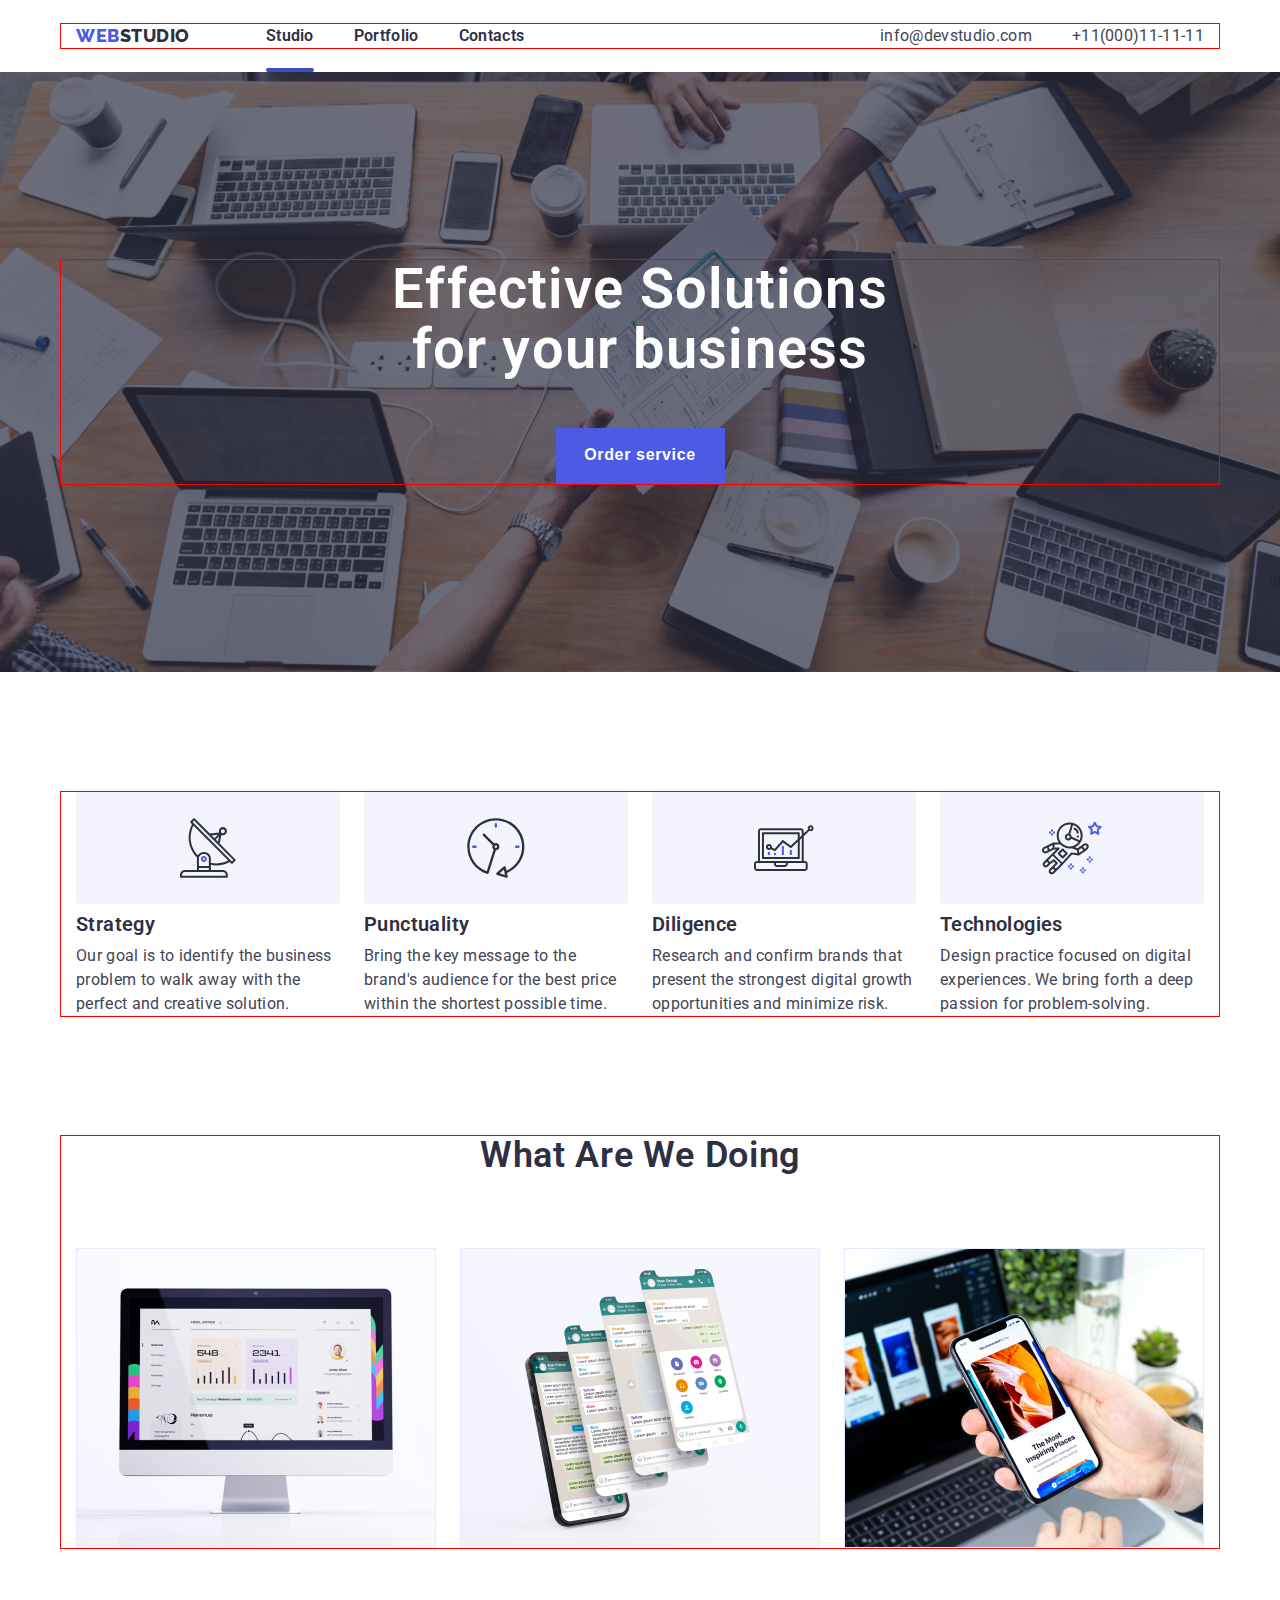
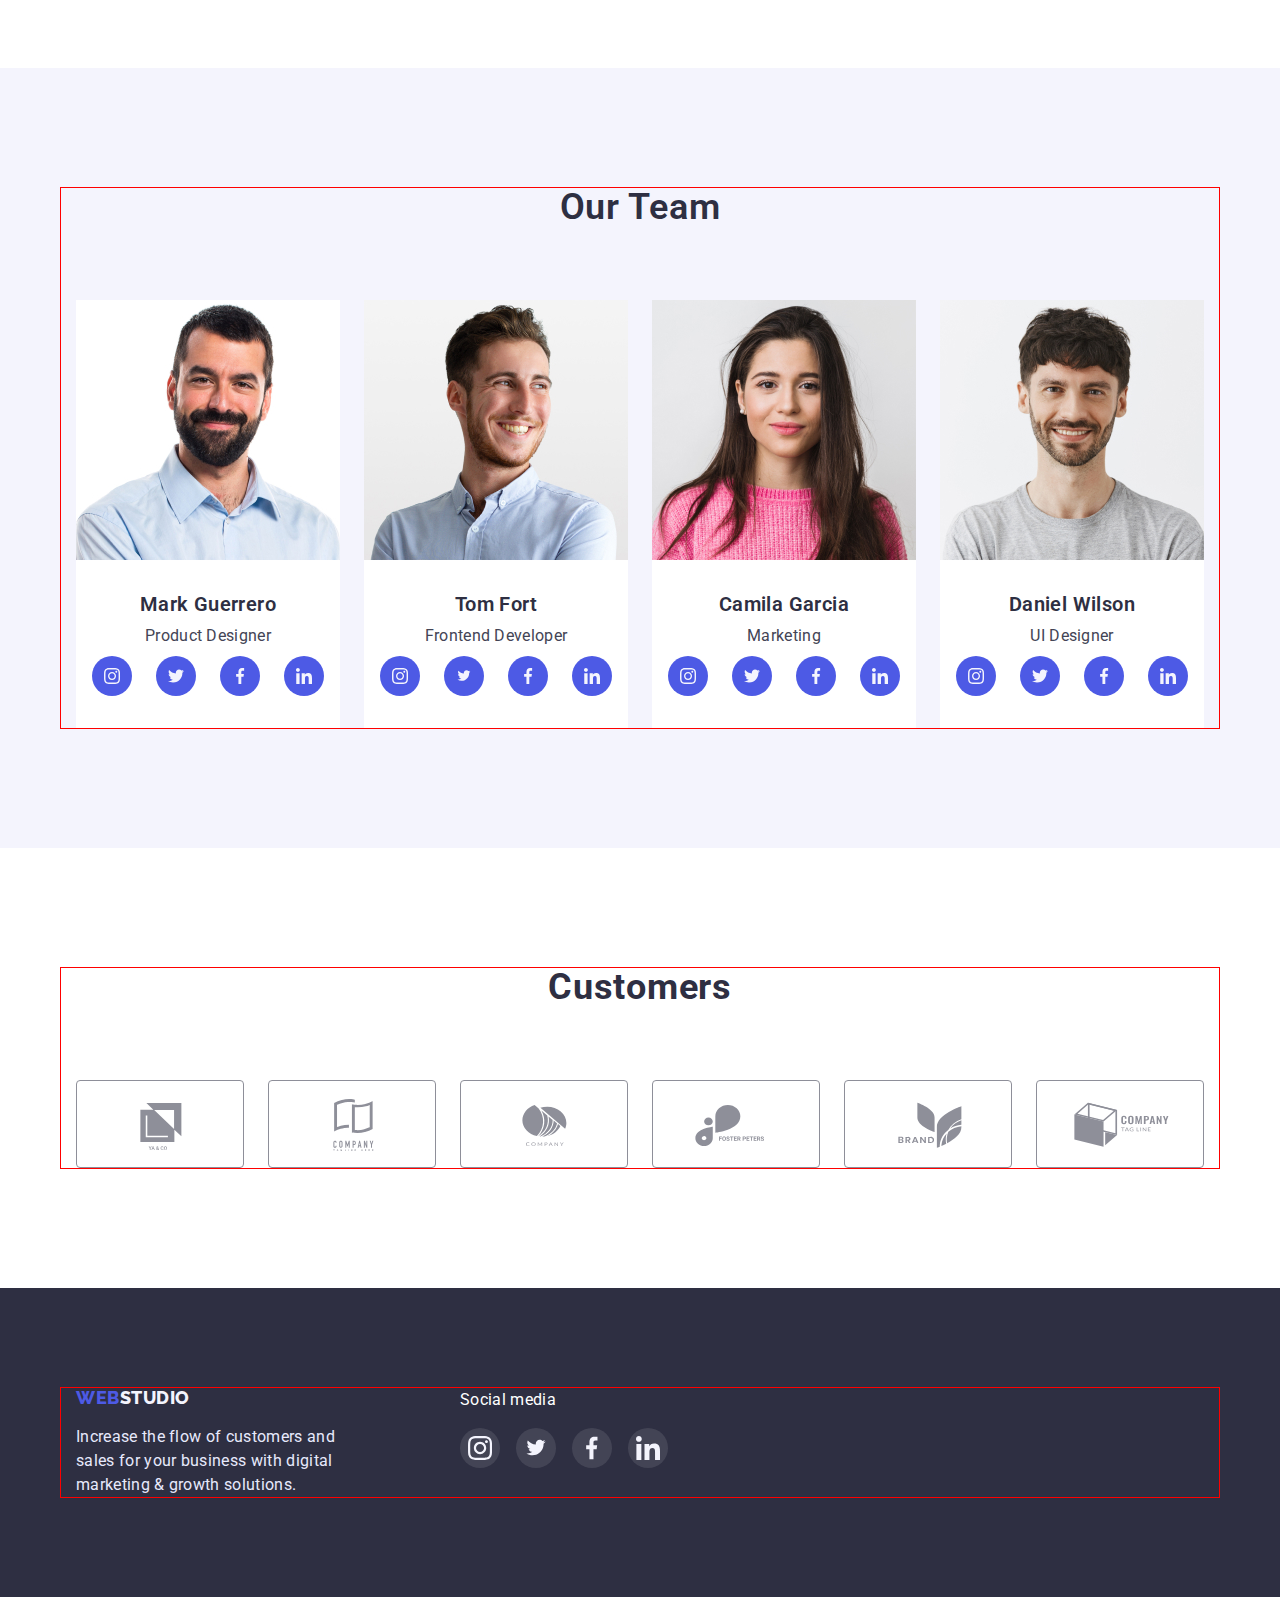
<file: index.html>
<!DOCTYPE html>
<html lang="en">
<head>
    <meta charset="UTF-8">
    <meta http-equiv="X-UA-Compatible" content="IE=edge">
    <meta name="viewport" content="width=device-width, initial-scale=1.0">
    <title>Document</title>
    <link rel="preconnect" href="https://fonts.googleapis.com">
    <link rel="preconnect" href="https://fonts.gstatic.com" crossorigin>
    <link href="https://fonts.googleapis.com/css2?family=Raleway:wght@800&family=Roboto:wght@400;500;700;900&display=swap" rel="stylesheet">
    
    <link rel="stylesheet" href="https://cdnjs.cloudflare.com/ajax/libs/modern-normalize/1.1.0/modern-normalize.min.css" integrity="sha512-wpPYUAdjBVSE4KJnH1VR1HeZfpl1ub8YT/NKx4PuQ5NmX2tKuGu6U/JRp5y+Y8XG2tV+wKQpNHVUX03MfMFn9Q==" crossorigin="anonymous" referrerpolicy="no-referrer" /> 
    <link
    rel="stylesheet"
    href="https://cdnjs.cloudflare.com/ajax/libs/animate.css/4.1.1/animate.min.css"
  /> 
  <link href="https://unpkg.com/aos@2.3.1/dist/aos.css" rel="stylesheet">
    <link rel="stylesheet" href="./css/styles.css">
</head>
<body class="body-main">

    <!--header main page-->

  <header class="header-main">

    <div class="container main-container">
        

            <!--<a class="logo link" href="">WEB 
            </a>
            <a class="logo-main link" href="">STUDIO
            </a>-->
                  
            <a class="logo-footer"href="">WEB<span class="logo-main " >STUDIO</span></a>
    
        <nav class="navigation">
            <ul class="link list "><li><a class="studio1 link" href="">Studio</a></li>
                <li><a class="portfolio-one link" href="./portfolio.html">Portfolio</a></li>
                <li><a class="contacts-one link" href="">Contacts</a></li></ul>
    
        </nav>
        <address class="address ">
            <ul class="link list">
                <li>
                    <a class="mail-one link" href="">info@devstudio.com</a>
                </li>
                <li>
                    <a class="mail-one link" href="">+11(000)11-11-11</a>
                </li>
    
            </ul>
        </address>
    </div>
  </header>

<!--main page-->

  <main>
    <section class="basis-main">
        <div class="container">
            <h1 class="title-main">Effective Solutions for your business</h1>
            <button class="order" type="button"data-modal-open>Order service</button>
          
        </div></section>
    
      <section class="seconds">

       
       <div class="container">
       
     
            <ul class="description list">
                <li class="custom-item-strategy"><a href="" class="custom-link-strategy link">
                    <svg class="custom-icons-strategy" width="59.72" height="64"> 
                        <use href="./image/symbol-defs.svg#icon-antenna"></use>
                    </svg>
                </a>
                <h3 class="tape-description">Strategy</h3>
                <p class="description-text">Our goal is to identify the business
                problem to walk away with the perfect and creative solution. </p>
           </li>

                <li class="custom-item-strategy"><a href="" class="custom-link-strategy link">
                    <svg class="custom-icons-strategy" width="59.72" height="64"> 
                        <use href="./image/symbol-defs.svg#icon-clock"></use>
                    </svg>
                </a>
                <h3 class="tape-description">Punctuality</h3>
                <p class="description-text">Bring the key message to the brand's audience for the best price within the shortest possible time.</p>
            </li>

                <li class="custom-item-strategy"><a href="" class="custom-link-strategy link">
                    <svg class="custom-icons-strategy" width="59.72" height="64"> 
                        <use href="./image/symbol-defs.svg#icon-diagram-1"></use>
                    </svg>
                </a>
                <h3 class="tape-description">Diligence</h3>
                <p class="description-text">Research and confirm brands that present the strongest digital growth opportunities and minimize risk.</p>
            </li>

                <li class="custom-item-strategy"><a href="" class="custom-link-strategy link">
                    <svg class="custom-icons-strategy" width="59.72" height="64"> 
                        <use href="./image/symbol-defs.svg#icon-astronaut-1"></use>
                    </svg>
                </a>
                <h3 class="tape-description">Technologies</h3>
                <p class="description-text">Design practice focused on digital experiences. We bring forth a deep passion for problem-solving.</p>
            </li>

              
                </ul>    
       </div>   
 
      </section>
      <section class="seconds-what">

       <div class="container">
            <h2 class="title-second animate__animated animate__bounce">What are we doing</h2>
            <ul class="description-imag list">
                <li class="type-title"><img src="./image/image1/Rectangle 71.jpeg" alt="image1" width="360"></li>
                <li class="type-title"><img src="./image/image2/Rectangle 71.jpeg" alt="image2" width="360"></li>
                <li class="type-title"><img src="./image/image3/Rectangle 71.jpeg" alt="image3" width="360"></li>
            </ul>
       </div>
       
    
      </section>
     
      <section class="seconds-our list">
       <div class="container">
            <h2 class="title-seconds">Our Team</h2>
           <ul class="type-second">
                <li class="type-title-second"><img src="./image/Mark G/img.jpeg" alt="mark" width="264">
                    <div class="our">
                        <h3 class="tape-description-two">Mark Guerrero</h3>
                        <p class="description-text-two">Product Designer</p>
                        <ul class="sohl-description-list list">
                            <li class="description-sohl-two"><a href="" class="sohl-title-link link">
                             <svg class="sohl-title-icon" widht="16px" height="16px">
                                <use href="./image/symbol-defs.svg#icon-instagram-2"></use>
                             </svg>   
                            </a></li>
                            <li class="description-sohl-two"><a href="" class="sohl-title-link link">
                                <svg class="sohl-title-icon" widht="16px" height="16px">
                                    <use href="./image/symbol-defs.svg#icon-twitter-1"></use>
                                 </svg>    
                            </a></li>
                            <li class="description-sohl-two"><a href="" class="sohl-title-link link">
                                <svg class="sohl-title-icon" widht="16px" height="16px">
                                    <use href="./image/symbol-defs.svg#icon-facebook-1"></use>
                                 </svg>    
                            </a></li>
                            <li class="description-sohl-two"><a href="" class="sohl-title-link link">
                                <svg class="sohl-title-icon" widht="16px" height="16px">
                                    <use href="./image/symbol-defs.svg#icon-linkedin-1"></use>
                                 </svg>
                            </a></li>
                        </ul>
                    </div></li>
                <li class="type-title-second"><img src="./image/Tom Ford/img.jpeg" alt="Tom Ford" width="264">
                    <div class="our">
                        <h3 class="tape-description-two">Tom Fort</h3>
                        <p class="description-text-two">Frontend Developer</p>
                        <ul class="sohl-description-list list">
                            <li class="description-sohl-two"><a href="" class="sohl-title-link link">
                             <svg class="sohl-title-icon" widht="16px" height="16px">
                                <use href="./image/symbol-defs.svg#icon-instagram-2"></use>
                             </svg>   
                            </a></li>
                            <li class="description-sohl-two"><a href="" class="sohl-title-link link">
                                <svg class="sohl-title-icon" widht="16px" height="13px">
                                    <use href="./image/symbol-defs.svg#icon-twitter-1"></use>
                                 </svg>    
                            </a></li>
                            <li class="description-sohl-two"><a href="" class="sohl-title-link link">
                                <svg class="sohl-title-icon" widht="16px" height="16px">
                                    <use href="./image/symbol-defs.svg#icon-facebook-1"></use>
                                 </svg>    
                            </a></li>
                            <li class="description-sohl-two"><a href="" class="sohl-title-link link">
                                <svg class="sohl-title-icon" widht="16px" height="16px">
                                    <use href="./image/symbol-defs.svg#icon-linkedin-1"></use>
                                 </svg>
                            </a></li>
                        </ul>
                    </div></li>
                <li class="type-title-second"><img src="./image/Camila G/img.jpeg" alt="Camila" width="264">
                    <div class="our">
                         <h3 class="tape-description-two">Camila Garcia</h3>
                        <p class="description-text-two">Marketing</p>
                        <ul class="sohl-description-list list">
                            <li class="description-sohl-two"><a href="" class="sohl-title-link link">
                             <svg class="sohl-title-icon" widht="16px" height="16px">
                                <use href="./image/symbol-defs.svg#icon-instagram-2"></use>
                             </svg>   
                            </a></li>
                            <li class="description-sohl-two"><a href="" class="sohl-title-link link">
                                <svg class="sohl-title-icon" widht="16px" height="16px">
                                    <use href="./image/symbol-defs.svg#icon-twitter-1"></use>
                                 </svg>    
                            </a></li>
                            <li class="description-sohl-two"><a href="" class="sohl-title-link link">
                                <svg class="sohl-title-icon" widht="16px" height="16px">
                                    <use href="./image/symbol-defs.svg#icon-facebook-1"></use>
                                 </svg>    
                            </a></li>
                            <li class="description-sohl-two"><a href="" class="sohl-title-link link">
                                <svg class="sohl-title-icon" widht="16px" height="16px">
                                    <use href="./image/symbol-defs.svg#icon-linkedin-1"></use>
                                 </svg>
                            </a></li>
                        </ul>
                    </div></li>
                <li class="type-title-second"><img src="./image/Daniel W/img.jpeg" alt="Daniel W" width="264">
                   <div class="our">
                        <h3 class="tape-description-two">Daniel Wilson</h3>
                        <p class="description-text-two">UI Designer</p>
                        <ul class="sohl-description-list list">
                            <li class="description-sohl-two"><a href="" class="sohl-title-link link">
                             <svg class="sohl-title-icon" widht="16px" height="16px">
                                <use href="./image/symbol-defs.svg#icon-instagram-2"></use>
                             </svg>   
                            </a></li>
                            <li class="description-sohl-two"><a href="" class="sohl-title-link link">
                                <svg class="sohl-title-icon" widht="16px" height="16px">
                                    <use href="./image/symbol-defs.svg#icon-twitter-1"></use>
                                 </svg>    
                            </a></li>
                            <li class="description-sohl-two"><a href="" class="sohl-title-link link">
                                <svg class="sohl-title-icon" widht="16px" height="16px">
                                    <use href="./image/symbol-defs.svg#icon-facebook-1"></use>
                                 </svg>    
                            </a></li>
                            <li class="description-sohl-two"><a href="" class="sohl-title-link link">
                                <svg class="sohl-title-icon" widht="16px" height="16px">
                                    <use href="./image/symbol-defs.svg#icon-linkedin-1"></use>
                                 </svg>
                            </a></li>
                        </ul>
                   </div></li>
           </ul>
          
       </div></section>



<section class="custom">
    <div class="container">
        <h2 class="custom-second">Customers</h2>
        <ul class="custom-company list">
            <li class="custom-item"><a href="" class="custom-link link">
                <svg class="custom-icons" width="104"  height="56">
                    <use href="./image/symbol-defs.svg#icon-Logo"></use>
                </svg>
            </a></li>
            <li class="custom-item"><a href="" class="custom-link link">
                <svg class="custom-icons" width="104" height="56">
                    <use href="./image/symbol-defs.svg#icon-Logocom"></use>
                </svg>
            </a></li>
            <li class="custom-item"><a href="" class="custom-link link">
                <svg class="custom-icons" width="104" height="56">
                    <use href="./image/symbol-defs.svg#icon-Logocomp"></use>
                </svg>
            </a></li>
            <li class="custom-item"><a href="" class="custom-link link">
                <svg class="custom-icons" width="104" height="56">
                    <use href="./image/symbol-defs.svg#icon-foster"></use>
                </svg>
            </a></li>
            <li class="custom-item"><a href="" class="custom-link link">
                <svg class="custom-icons" width="104" height="56"> 
                    <use href="./image/symbol-defs.svg#icon-brand"></use>
                </svg>
            </a></li>
            <li class="custom-item"><a href="" class="custom-link link">
                <svg class="custom-icons" width="104" height="56"> 
                    <use href="./image/symbol-defs.svg#icon-company"></use>
                </svg>
            </a></li>
        </ul>
    </div>
</section>



  </main>

  <!--footer main page-->

 

    <footer class="footer-main-page">

      <div class="container-footer container">

        <!-- <a class="logo link" href="">WEB 
            </a>
            <a class="logo-two link" href="">STUDIO
            </a>-->

            <!--<a class="logo link"href="">WEB<span class="logo-two link" >STUDIO</span></a>-->
            

<div>
    <a class="logo-footer"href="">WEB<span class="logo-two " >STUDIO</span></a>
    
    <p class="type-main-text">Increase the flow of customers and sales for your business with digital marketing & growth solutions.</p>

</p>  </div> 

<div>
    <p class="description-text-three">Social media</p>
            <ul class="solt-description-list list">
                <li class="description-solt-two"><a href="" class="solt-title-link link">
                 <svg class="solt-title-icon" width="24px" height="24px">
                    <use href="./image/symbol-defs.svg#icon-instagramfooter"></use>
                 </svg>   
                </a></li>
                <li class="description-solt-two"><a href="" class="solt-title-link link">
                    <svg class="solt-title-icon" width="24px" height="19px">
                        <use href="./image/symbol-defs.svg#icon-twitter-1"></use>
                     </svg>    
                </a></li>
                <li class="description-solt-two"><a href="" class="solt-title-link link">
                    <svg class="solt-title-icon" width="12px" height="24px">
                        <use href="./image/symbol-defs.svg#icon-Vectorfacebookf-1"></use>
                     </svg>    
                </a></li>
                <li class="description-solt-two"><a href="" class="solt-title-link link">
                    <svg class="solt-title-icon" width="24px" height="24px">
                        <use href="./image/symbol-defs.svg#icon-linkedinfooter"></use>
                     </svg>
                </a></li>
            </ul>
</div>
        
      </div>
     
      </footer>
      <div class="backdrop is-hidden"data-modal>
        <div class="model">
            <button type="button" class="model-close"data-modal-close><svg class="svg-icon" width="8px" height="8px">
                <use href="./image/symbol-defs.svg#icon-close-black-18dp-2-1-1"></use>
             </svg>
            
            
            </button>

           <!--<svg class="model-close" width="8px" height="8px">
                    <use href="./image/symbol-defs.svg#icon-close-black-18dp-2-1-1"></use>
                 </svg>-->
    
          </div>
      </div>
     
      <script src="https://unpkg.com/aos@2.3.1/dist/aos.js"></script>
      <script>
        AOS.init();
      </script> 
 <script src="./js/modal.js"></script>
</body>
</html>
</file>
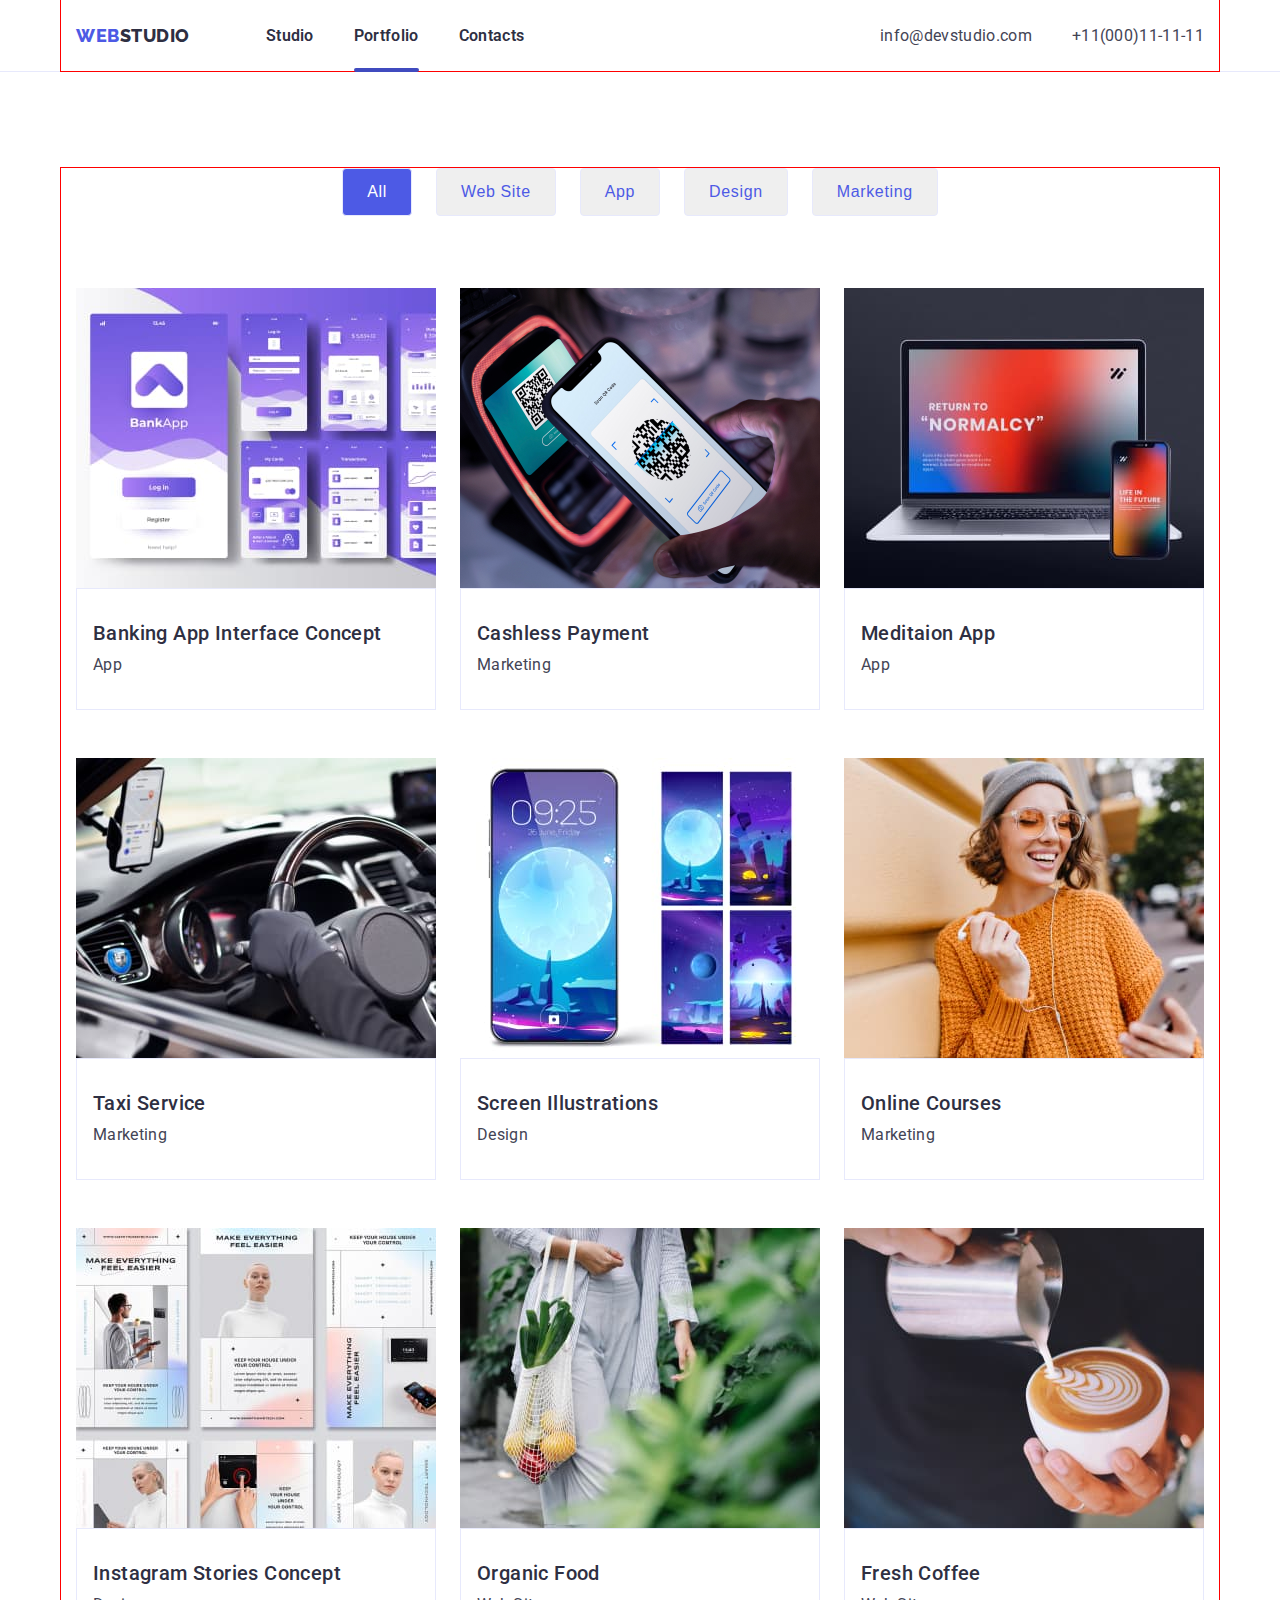
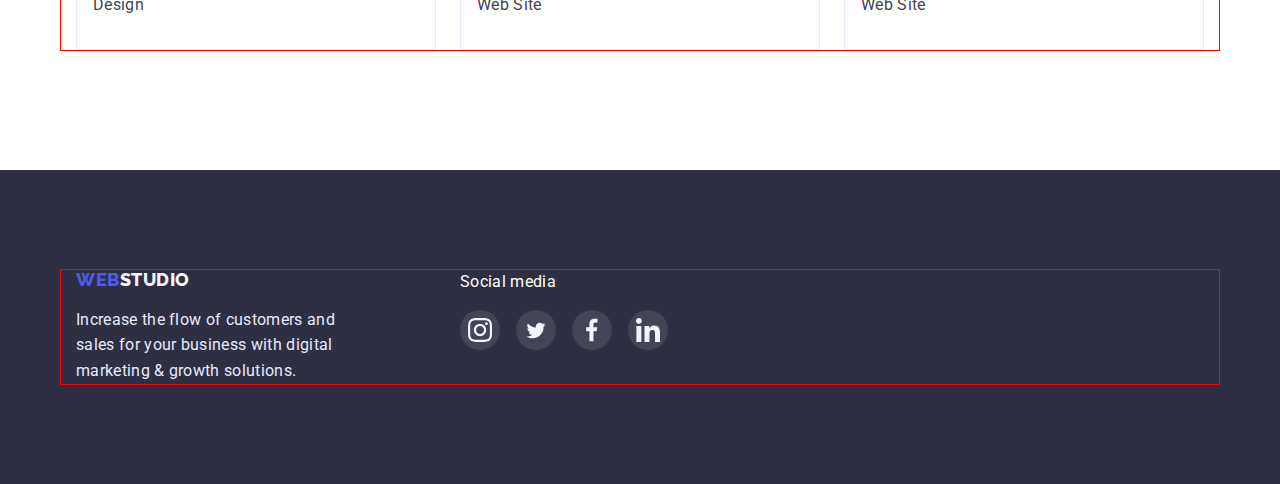
<file: portfolio.html>
<!DOCTYPE html>
<html lang="en">
<head>
    <meta charset="UTF-8">
    <meta http-equiv="X-UA-Compatible" content="IE=edge">
    <meta name="viewport" content="width=device-width, initial-scale=1.0">
    <title>portfolio</title>
    <link rel="preconnect" href="https://fonts.googleapis.com">
<link rel="preconnect" href="https://fonts.gstatic.com" crossorigin>
<link href="https://fonts.googleapis.com/css2?family=Raleway:wght@800&family=Roboto:wght@400;500;700;900&display=swap" rel="stylesheet">

<link rel="stylesheet" href="https://cdnjs.cloudflare.com/ajax/libs/modern-normalize/1.1.0/modern-normalize.min.css" integrity="sha512-wpPYUAdjBVSE4KJnH1VR1HeZfpl1ub8YT/NKx4PuQ5NmX2tKuGu6U/JRp5y+Y8XG2tV+wKQpNHVUX03MfMFn9Q==" crossorigin="anonymous" referrerpolicy="no-referrer" />
 <link rel="stylesheet" href="./css/styles.css">
</head>
<body class="body">
    <!--header-->
    <header class="header">
       <div class="container header-container">
            <a class="logo link" href="">WEB 
            </a>
            <a class="logo-one link" href="">STUDIO
            </a>





            
            <nav class="navigation">
                <ul class="link list"><li><a class="studio link" href="./index.html">Studio</a></li>
                    <li><a class="portfolio link" href="">Portfolio</a></li>
                    <li><a class="contacts link" href="">Contacts</a></li></ul>
        
            </nav>
            <address class="address">
                <ul class="link list">
                    <li>
                        <a class="mail link" href="">info@devstudio.com</a>
                    </li>
                    <li>
                        <a class="tel link" href="tel:+11000111111">+11(000)11-11-11</a>
                    </li>
        
                </ul>
            </address>
       </div>
      </header>

      <!--main-->
      <main>
        <!--button type-->

        <section class="sections">
<div class="container">
                
    <h1 class="portfolio-main">Portfolio-main</h1>
                <ul class="link-one-portfolio list">
                        <button class="all" type="button">All</button>
                        <li class="web"><button class="app" type="button">Web Site</button></li>
                        <li class="web"><button class="app" type="button">App</button></li>
                        <li class="web"><button class="app" type="button">Design</button></li>
                        <li class="web"><button class="app" type="Marketing">Marketing</button></li>
                   
                    </ul>
    
                 <!--main content-->
    
               <ul class="type-2 list">
                <li class="type-portfolio"><div class="top-portfolio"><img src="./image/portfolio/image4.jpeg" alt="gallery-portfolio" width="360" height="300"><p class="top-portfolio-text">14 Stylish and User-Friendly App Design Concepts · Task Manager App · Calorie Tracker App · Exotic Fruit Ecommerce App · Cloud Storage App</p>
                </div>
  

                    
                   <div class="type-text">
                        <h3 class="type-portfolio-title">Banking App Interface Concept</h3>
                        <p class="type-portfolio-text">App</p>
                   </div></li>

                   
                    <li class="type-portfolio"><div class="top-portfolio"><img src="./image/portfolio5/img.jpeg" alt="gallery-portfolio" width="360" height="300"><p class="top-portfolio-text">14 Stylish and User-Friendly App Design Concepts · Task Manager App · Calorie Tracker App · Exotic Fruit Ecommerce App · Cloud Storage App</p>
                    </div>   
                   
                    <div class="type-text">
                        <h3 class="type-portfolio-title">Cashless Payment</h3>
                        <p class="type-portfolio-text">Marketing</p>
                    </div>
                </li>

                   
                  <li class="type-portfolio"><div class="top-portfolio"><img src="./image/portfolio6/image6.jpeg" alt="gallery-portfolio" width="360" height="300"><p class="top-portfolio-text">14 Stylish and User-Friendly App Design Concepts · Task Manager App · Calorie Tracker App · Exotic Fruit Ecommerce App · Cloud Storage App</p>
                    </div>   
                    <div class="type-text">
                        <h3 class="type-portfolio-title">Meditaion App</h3>
                        <p class="type-portfolio-text">App</p>
                    </div>
                </li>


                    <li class="type-portfolio"><div class="top-portfolio"><img src="./image/taxi/imagetaxi.jpeg" alt="gallery-portfolio" width="360" height="300"><p class="top-portfolio-text">14 Stylish and User-Friendly App Design Concepts · Task Manager App · Calorie Tracker App · Exotic Fruit Ecommerce App · Cloud Storage App</p>
                    </div>  
                    <div class="type-text">
                        <h3 class="type-portfolio-title">Taxi Service</h3>
                        <p class="type-portfolio-text">Marketing</p>
                    </div>
                </li>

                
                    <li class="type-portfolio"><div class="top-portfolio"><img src="./image/screen/imagescrean.jpeg" alt="gallery-portfolio" width="360" height="300"><p class="top-portfolio-text">14 Stylish and User-Friendly App Design Concepts · Task Manager App · Calorie Tracker App · Exotic Fruit Ecommerce App · Cloud Storage App</p>
                    </div> 
                    <div class="type-text">
                        <h3 class="type-portfolio-title">Screen Illustrations</h3>
                        <p class="type-portfolio-text">Design</p>
                    </div>
                </li>

     
                    <li class="type-portfolio"><div class="top-portfolio"><img src="./image/courses/imagecourses.jpeg" alt="gallery-portfolio" width="360" height="300"><p class="top-portfolio-text">14 Stylish and User-Friendly App Design Concepts · Task Manager App · Calorie Tracker App · Exotic Fruit Ecommerce App · Cloud Storage App</p>
                    </div> 
                    <div class="type-text">
                        <h3 class="type-portfolio-title">Online Courses</h3>
                        <p class="type-portfolio-text">Marketing</p>
                    </div>
                </li>


                    <li class="type-portfolio"><div class="top-portfolio"><img src="./image/instagram/imageinstagram.jpeg" alt="gallery-portfolio" width="360" height="300"><p class="top-portfolio-text">14 Stylish and User-Friendly App Design Concepts · Task Manager App · Calorie Tracker App · Exotic Fruit Ecommerce App · Cloud Storage App</p>
                    </div>
                    <div class="type-text">
                        <h3 class="type-portfolio-title">Instagram Stories Concept</h3>
                        <p class="type-portfolio-text">Design</p>
                    </div>
                </li>

       
                    <li class="type-portfolio"><div class="top-portfolio"><img src="./image/organic/imageorganic.jpeg" alt="gallery-portfolio" width="360" height="300"><p class="top-portfolio-text">14 Stylish and User-Friendly App Design Concepts · Task Manager App · Calorie Tracker App · Exotic Fruit Ecommerce App · Cloud Storage App</p>
                    </div>  
                    <div class="type-text">
                        <h3 class="type-portfolio-title">Organic Food</h3>
                        <p class="type-portfolio-text">Web Site</p>
                    </div>
                </li>
                <li class="type-portfolio"><img src="./image/coffee/imagecoffee.jpeg" alt="gallery-portfolio" width="360" height="300">
                    <div class="type-text">
                        <h3 class="type-portfolio-title">Fresh Coffee</h3>
                        <p class="type-portfolio-text">Web Site</p>
                    </div>
                </li>
               </ul>
    
      
</div>         
        </section>

     

        



      </main>

 <!--footer-->

      <footer class="footer">

 <div class="container media-container">
            

            <!--<a class="logo link" href="">WEB 
            </a>
            <a class="logo-two link" href="">STUDIO
            </a>-->


           <div>
                <a class="logo-footer"href="">WEB<span class="logo-two" >STUDIO</span></a>
    
                <p class="type-portfolio-text1">Increase the flow of customers and sales for your business with digital marketing & growth solutions.</p>
    

           </p>  </div> 
            <div>
                <p class="description-text-three">Social media</p>
                        <ul class="solt-description-list list">
                            <li class="description-solt-two"><a href="" class="solt-title-link link">
                             <svg class="solt-title-icon" width="24px" height="24px">
                                <use href="./image/symbol-defs.svg#icon-instagramfooter"></use>
                             </svg>   
                            </a></li>
                            <li class="description-solt-two"><a href="" class="solt-title-link link">
                                <svg class="solt-title-icon" width="24px" height="19px">
                                    <use href="./image/symbol-defs.svg#icon-twitter-1"></use>
                                 </svg>    
                            </a></li>
                            <li class="description-solt-two"><a href="" class="solt-title-link link">
                                <svg class="solt-title-icon" width="12px" height="24px">
                                    <use href="./image/symbol-defs.svg#icon-Vectorfacebookf-1"></use>
                                 </svg>    
                            </a></li>
                            <li class="description-solt-two"><a href="" class="solt-title-link link">
                                <svg class="solt-title-icon" width="24px" height="24px">
                                    <use href="./image/symbol-defs.svg#icon-linkedinfooter"></use>
                                 </svg>
                            </a></li>
                        </ul>
            </div>      
        
 </div>

 




 
      </footer>
    
</body>
</html>
</file>
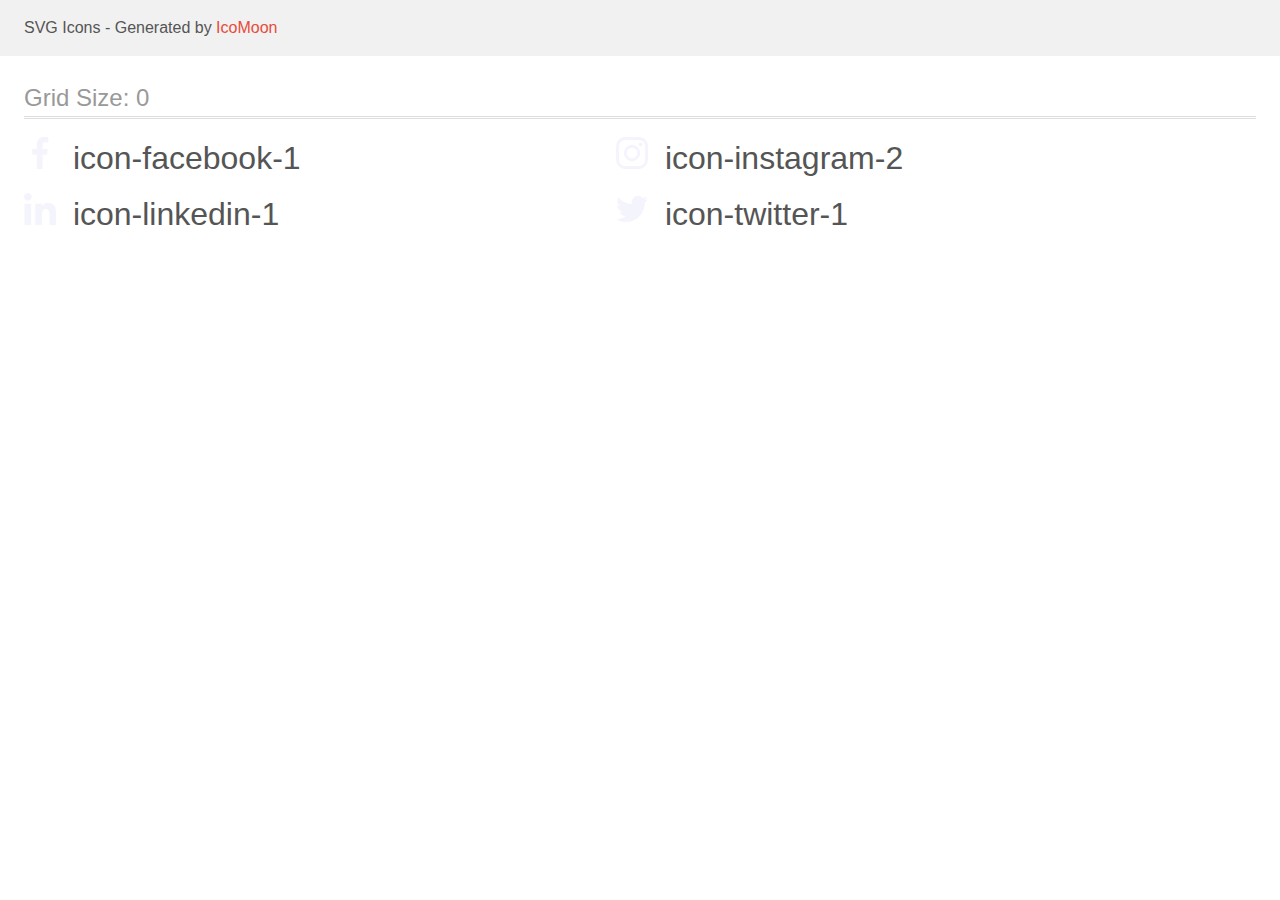
<file: image/icomoon 2/demo.html>
<!doctype html>
<html>
<head>
    <title>IcoMoon - SVG Icons</title>
    <meta charset="utf-8">
    <meta name="viewport" content="width=device-width, initial-scale=1">
    <link rel="stylesheet" href="demo-files/demo.css">
    <link rel="stylesheet" href="style.css">
</head>
<body>
<svg aria-hidden="true" style="position: absolute; width: 0; height: 0; overflow: hidden;" version="1.1" xmlns="http://www.w3.org/2000/svg" xmlns:xlink="http://www.w3.org/1999/xlink">
<defs>
<symbol id="icon-facebook-1" viewBox="0 0 32 32">
<path fill="#f4f4fd" style="fill: var(--color1, #f4f4fd)" d="M21.33 5.314h2.92v-5.088c-1.238-0.144-2.672-0.226-4.125-0.226-0.046 0-0.092 0-0.138 0l0.007-0c-4.212 0-7.094 2.65-7.094 7.52v4.48h-4.65v5.688h4.648v14.312h5.698v-14.31h4.46l0.708-5.69h-5.17v-3.92c0.002-1.644 0.444-2.768 2.736-2.768z"></path>
</symbol>
<symbol id="icon-instagram-2" viewBox="0 0 32 32">
<path fill="#f4f4fd" style="fill: var(--color1, #f4f4fd)" d="M31.968 9.408c-0.074-1.7-0.35-2.87-0.744-3.882-0.424-1.112-1.053-2.060-1.849-2.839l-0.001-0.001c-0.78-0.791-1.724-1.417-2.778-1.824l-0.054-0.018c-1.020-0.394-2.18-0.67-3.88-0.744-1.716-0.080-2.262-0.1-6.602-0.1-4.346 0-4.89 0.020-6.596 0.094-1.7 0.074-2.868 0.35-3.88 0.744-1.112 0.424-2.060 1.053-2.839 1.849l-0.001 0.001c-0.792 0.78-1.419 1.724-1.826 2.778l-0.018 0.054c-0.394 1.020-0.668 2.18-0.744 3.88-0.080 1.714-0.1 2.26-0.1 6.602 0 4.346 0.020 4.89 0.094 6.596 0.074 1.7 0.35 2.87 0.744 3.882 0.406 1.076 1.038 2.038 1.85 2.838 0.8 0.812 1.77 1.444 2.832 1.844 1.020 0.394 2.18 0.67 3.882 0.744 1.706 0.076 2.25 0.094 6.596 0.094 4.344 0 4.888-0.020 6.594-0.094 1.7-0.074 2.87-0.35 3.882-0.744 2.157-0.85 3.832-2.525 4.663-4.627l0.019-0.055c0.394-1.020 0.67-2.18 0.744-3.882 0.076-1.706 0.094-2.25 0.094-6.596 0-4.344-0.006-4.888-0.080-6.594zM29.088 22.472c-0.070 1.564-0.332 2.408-0.552 2.97-0.551 1.4-1.638 2.488-3.002 3.027l-0.036 0.013c-0.562 0.218-1.412 0.48-2.968 0.548-1.688 0.076-2.194 0.094-6.464 0.094s-4.782-0.020-6.464-0.094c-1.564-0.068-2.408-0.33-2.97-0.55-0.721-0.269-1.335-0.676-1.837-1.193l-0.001-0.001c-0.516-0.504-0.923-1.118-1.183-1.804l-0.011-0.034c-0.22-0.562-0.48-1.412-0.55-2.968-0.074-1.688-0.094-2.196-0.094-6.464 0-4.27 0.020-4.782 0.094-6.464 0.070-1.564 0.332-2.408 0.55-2.97 0.256-0.694 0.664-1.324 1.2-1.838 0.52-0.532 1.144-0.938 1.84-1.194 0.56-0.22 1.412-0.48 2.968-0.55 1.688-0.074 2.194-0.094 6.464-0.094 4.276 0 4.78 0.020 6.464 0.094 1.562 0.070 2.406 0.332 2.968 0.55 0.694 0.256 1.326 0.662 1.84 1.194 0.53 0.52 0.936 1.144 1.192 1.84 0.22 0.56 0.482 1.41 0.55 2.968 0.076 1.688 0.094 2.194 0.094 6.464s-0.018 4.77-0.092 6.456z"></path>
<path fill="#f4f4fd" style="fill: var(--color1, #f4f4fd)" d="M16.060 7.782c-4.462 0.102-8.041 3.743-8.041 8.22s3.578 8.118 8.031 8.22l0.009 0c4.462-0.102 8.041-3.743 8.041-8.22s-3.578-8.118-8.031-8.22l-0.009-0zM16.060 21.336c-2.946 0-5.334-2.388-5.334-5.334s2.388-5.334 5.334-5.334v0c2.946 0 5.334 2.388 5.334 5.334s-2.388 5.334-5.334 5.334v0zM26.524 7.458c0 1.060-0.86 1.92-1.92 1.92s-1.92-0.86-1.92-1.92v0c0-1.060 0.86-1.92 1.92-1.92s1.92 0.86 1.92 1.92v0z"></path>
</symbol>
<symbol id="icon-linkedin-1" viewBox="0 0 32 32">
<path fill="#f4f4fd" style="fill: var(--color1, #f4f4fd)" d="M31.992 32h0.008v-11.74c0-5.74-1.236-10.164-7.948-10.164-3.226 0-5.392 1.772-6.276 3.45h-0.094v-2.912h-6.362v21.366h6.628v-10.58c0-2.784 0.528-5.476 3.976-5.476 3.4 0 3.45 3.178 3.45 5.656v10.4h6.62zM0.528 10.636h6.634v21.364h-6.634v-21.364zM3.842 0c-2.12 0-3.84 1.72-3.84 3.84s1.72 3.88 3.84 3.88c2.122 0 3.844-1.76 3.844-3.88s-1.726-3.84-3.846-3.84z"></path>
</symbol>
<symbol id="icon-twitter-1" viewBox="0 0 32 32">
<path fill="#f4f4fd" style="fill: var(--color1, #f4f4fd)" d="M32 6.078c-1.1 0.494-2.376 0.858-3.712 1.029l-0.068 0.007c1.36-0.817 2.381-2.078 2.873-3.58l0.013-0.046c-1.197 0.723-2.591 1.274-4.076 1.574l-0.084 0.014c-1.2-1.279-2.901-2.076-4.788-2.076-3.623 0-6.56 2.937-6.56 6.56v0c0 0.52 0.044 1.020 0.152 1.496-5.468-0.276-10.278-2.878-13.495-6.828l-0.027-0.034c-0.563 0.949-0.895 2.091-0.895 3.311 0 2.264 1.145 4.261 2.888 5.442l0.023 0.015c-1.092-0.030-2.109-0.325-2.997-0.823l0.033 0.017v0.072c0.004 3.164 2.237 5.806 5.213 6.438l0.043 0.008c-0.501 0.137-1.075 0.216-1.669 0.216-0.018 0-0.036-0-0.054-0l0.003 0c-0.031 0.001-0.067 0.001-0.103 0.001-0.403 0-0.796-0.041-1.176-0.119l0.037 0.006c0.873 2.624 3.273 4.496 6.121 4.57l0.009 0c-2.214 1.744-5.044 2.798-8.12 2.798-0.005 0-0.010 0-0.015 0h0.001c-0.538 0-1.054-0.024-1.57-0.090 2.826 1.846 6.287 2.944 10.004 2.944 0.021 0 0.042-0 0.063-0h-0.003c12.072 0 18.672-10 18.672-18.668 0-0.29-0.010-0.57-0.024-0.848 1.299-0.937 2.391-2.066 3.258-3.359l0.030-0.047z"></path>
</symbol>
</defs>
</svg>

<header class="bgc1 clearfix">
<div class="mhl">
    <p>SVG Icons - Generated by <a href="https://icomoon.io/app">IcoMoon</a></p>
</div>
</header>
    <div class="clearfix mhl ptl">
        <h1 class="mvm mtn fgc1">Grid Size: 0</h1>
        <div class="glyph fs1">
            <div class="clearfix pbs">
                <svg class="icon icon-facebook-1"><use xlink:href="#icon-facebook-1"></use></svg><span class="name"> icon-facebook-1</span>
            </div>
        </div>
        <div class="glyph fs1">
            <div class="clearfix pbs">
                <svg class="icon icon-instagram-2"><use xlink:href="#icon-instagram-2"></use></svg><span class="name"> icon-instagram-2</span>
            </div>
        </div>
        <div class="glyph fs1">
            <div class="clearfix pbs">
                <svg class="icon icon-linkedin-1"><use xlink:href="#icon-linkedin-1"></use></svg><span class="name"> icon-linkedin-1</span>
            </div>
        </div>
        <div class="glyph fs1">
            <div class="clearfix pbs">
                <svg class="icon icon-twitter-1"><use xlink:href="#icon-twitter-1"></use></svg><span class="name"> icon-twitter-1</span>
            </div>
        </div>
  </div>
<script defer src="svgxuse.js"></script>
</body>
</html>
</file>
<file: css/styles.css>
* {
    margin: 0;
    padding: 0;
    list-style: none;
    box-sizing: border-box;
   
}

p,h1,h2,h3,h4,h5 {margin: 0;}

ol,ul {margin: 0;
padding-left: 0;}



body {background-color: #FFFFFF;
    
font-family: 'Roboto', sans-serif;
}

.list {list-style: none;}

.link {text-decoration: none;}


/*header*/

.header {
   

height: 72px;
display: flex;
border-bottom: 1px solid #E7E9FC;





}

.container {
    width: 1158px;
    margin: 0 auto;
    padding-left: 15px;
    padding-right: 15px;
    outline: 1px solid red;
    margin: 0 auto;
    
}

.header-container {display: flex;
align-items: center;
}


.logo {color: #4D5AE5;
    font-weight: 800;
    font-size: 18px;
    line-height: 1.33;
    letter-spacing: 0.03em;;
    font-family: 'Raleway', sans-serif;
    
    }

.logo-one {color: #2E2F42;
    font-weight: 800;
    font-size: 18px;
    line-height: 1.33;
    letter-spacing: 0.03em;
    font-family: 'Raleway', sans-serif;
    margin-right: 76px;
   
}

.link {display: flex;
align-items: center;
gap: 40px;
}

.navigation {margin-right: auto;}

.studio { color: #2E2F42;
    font-weight: 600;
    font-size: 16px;
    line-height: 1.5;
    letter-spacing: 0.02em;
    }

 .portfolio { color: #2E2F42;
    font-weight: 600;
    font-size: 16px;
    line-height: 1.5;
    letter-spacing: 0.02em;
    position: relative;
    }

    .portfolio::after {
        content: '';
        position: absolute;
        width: 100%;
        height: 4px;
        background-color: #404BBF;
        border-radius: 2px;
        bottom: -24px;
    }

.contacts { color: #2E2F42;
    font-weight: 600;
font-size: 16px;
line-height: 1.5;
letter-spacing: 0.02em;

}

.mail { color: #434455;
    
font-size: 16px;
line-height: 1.5;
letter-spacing: 0.02em;
font-family: 'Roboto': sans-serif;

    font-style: normal; 

}

.tel {color: #434455;
    font-family: 'Roboto': sans-serif;

    font-style: normal; 
    
font-size: 16px;
line-height: 1.5px;
letter-spacing: 0.02em;
}

/*main*/

/*  */

.sections {

    padding-top: 96px;
    padding-bottom: 120px;

}




.portfolio-main {

    .visually-hidden 
        clip: rect(0 0 0 0);
        clip-path: inset(50%);
        height: 1px;
        overflow: hidden;
        position: absolute;
        white-space: nowrap;
        width: 1px;
    
    
 
    
  /*як правильно  написати команду впаттен віжіалі: hidden;*/
}

.container-portfolio{
    
    margin-left: 271px;
  
}

.link-one-portfolio {
    display: flex;
    margin-bottom: 72px;
    justify-content: center; 
    gap: 24px; 
}

.all {
    background: #4D5AE5;
       color: #FFFFFF;
font-weight: 500;
font-size: 16px;
line-height: 1.5;
letter-spacing: 0.04em;
height: 48px;
padding-right: 24px;
padding-left: 24px;
border-radius: 4px;
border: 1px solid #E7E9FC;


}

.all:hover,
.all:focus {
   
    box-shadow: 0px 3px 1px rgba(0, 0, 0, 0.1), 0px 2px 1px rgba(0, 0, 0, 0.08), 0px 2px 2px rgba(0, 0, 0, 0.12);
   
}

.web { color: #4D5AE5;
    font-weight: 500;
font-size: 16px;
line-height: 1.5;
letter-spacing: 0.04em;
box-sizing: border-box;
height: 48px;
text-align: center;
display: flex;
border-radius: 4px;



}

.app:hover,
.app:focus {
    background-color: #4D5AE5;
    color: #FFFFFF;
    border: 1px solid #4D5AE5;
    transition: color 250ms cubic-bezier(0.4, 0, 0.2, 1);
    box-shadow: 0px 3px 1px rgba(0, 0, 0, 0.1), 0px 2px 1px rgba(0, 0, 0, 0.08), 0px 2px 2px rgba(0, 0, 0, 0.12);
} 









.app {
    color: #4D5AE5;
    font-weight: 500;
font-size: 16px;
line-height: 1.5;
letter-spacing: 0.04em;

box-sizing: border-box;
flex-direction: row;
justify-content: center;
align-items: center;
padding-right: 24px;
padding-left: 24px;

height: 48px;
border: 1px solid #E7E9FC;
border-radius: 4px;
transition: border 250ms cubic-bezier(0.4, 0, 0.2, 1),background-color 250ms cubic-bezier(0.4, 0, 0.2, 1),color 250ms cubic-bezier(0.4, 0, 0.2, 1);

}


.desings {
    color: #4D5AE5;
    font-weight: 500;
font-size: 16px;
line-height: 1.5;
letter-spacing: 0.04em;

box-sizing: border-box;
flex-direction: row;
justify-content: center;
align-items: center;

height: 48px;

}

.marketing {
    color: #4D5AE5;
    font-weight: 500;
font-size: 16px;
line-height: 1.5;
letter-spacing: 0.04em;

box-sizing: border-box;
flex-direction: row;
justify-content: center;
align-items: center;
height: 48px;

}


/*----------HERO--------*/

.type-2 {

    display: flex;
    flex-wrap: wrap;
    gap: 24px;
   row-gap: 48px;
  
    

}

.type-portfolio {

max-width: 100%;
position: relative;
   
  
 

}

.top-portfolio {
    display: block;
    width: 100%;
    height: auto;
position: relative;
overflow: hidden;
   
}

img {
    display: block;
    width: 100%;
    height: auto;  
}


.type-portfolio:hover .top-portfolio-text {
    transform: translateY(0);
}

.type-portfolio:hover,
.type-portfolio:focus {
    
    box-shadow: 0px 1px 6px rgba(46, 47, 66, 0.08);
}

.top-portfolio-text {
    position: absolute;
    top: 0;
    font-weight: 400;
font-size: 16px;
line-height: 1.5;
letter-spacing: 0.02em;
color: #F4F4FD;
padding-left: 32px;
padding-right: 32px;
padding-top: 40px;
padding-bottom: 164px;
background: #4D5AE5;
transform: translateY(100%);
transition: transform 300ms linear;

}



.type-text{
border: 1px solid #E7E9FC;
padding-left: 16px;
padding-top: 32px;
padding-bottom: 32px;

}

.type-portfolio-title {
    color: #2E2F42;
font-style: normal;
font-weight: 500;
font-size: 20px;
line-height: 1.2;
letter-spacing: 0.02em;


}
.type-portfolio-text {
    color: #434455;
font-size: 16px;
line-height: 1.5;
letter-spacing: 0.02em;
margin-top: 8px;

}



/*--------footer------------*/

.footer {
    background: #2E2F42;
    padding-top: 100px;
    padding-bottom: 100px;
    
      
}

.media-container{
    display: flex;
    gap: 120px;  
}



.logo-footer {
    font-family: 'Raleway', sans-serif;
    
}
.logo-two {
    color: #F4F4FD;
    font-weight: 800;
font-size: 18px;
line-height: 1.16;
letter-spacing: 0.03em;
font-family: 'Raleway', sans-serif;
}
.type-portfolio-text1 {
    color: #E7E9FC;
font-size: 16px;
line-height: 1.6;
letter-spacing: 0.02em;
width: 264px;
margin-top: 16px;

}







/*---main page--*/


* {
    margin: 0;
    padding: 0;
    list-style: none;
    box-sizing: border-box;
}

p,h1,h2,h3,h4,h5 {margin: 0;}

ol,ul {margin: 0;
padding-left: 0;}



.body-main {
  
font-family: 'Roboto', sans-serif;



}


.list {list-style: none;}

.link {text-decoration: none;}


/*--header main page--*/









.container {
    width: 1158px;
    padding-left: 15px;
    padding-right: 15px;
    outline: 1px solid red;
    margin: 0 auto;

}

.main-container{
    display: flex;
    align-items: center;
    
}

.header-main {
    
    display: flex;
    padding-top: 24px;
    padding-bottom: 24px;
    
    
    
    }


.logo-footer{

        margin-right: 76px;
    }



.logo {color: #4D5AE5;
    font-weight: 800;
    font-size: 18px;
    line-height: 1.33;
    letter-spacing: 0.03em;
    font-family: 'Raleway', sans-serif;
    
    
    }

.logo-footer:hover,
.logo-footer:focus{
color:#404BBF;
}

.logo-main {color: #2E2F42;
    
    
}

.navigation {
    display: flex;
    gap: 40px;
    
    
}

.studio1:hover {
    color: #404BBF ; 
    
border-radius: 2px;
}

.studio1:focus {
    color: #404BBF ; 
    
border-radius: 2px;
}

.portfolio-one:hover {
    color: #404BBF ; 
    
}

.portfolio-one:focus {
    color: #404BBF ; 
    
}

.contacts-one:hover {
    color: #404BBF ; 
    
}

.contacts-one:focus {
    color: #404BBF ; 
    
}

.mail-one:hover {
    color: #404BBF; 
    
}

.mail-one:focus {
    color: #404BBF; 
    
}



.studio1 { color: #2E2F42;
    font-weight: 600;
    font-size: 16px;
    line-height: 1.5;
    letter-spacing: 0.02em;
    transition: color 250ms linear;
    position: relative;
}

.studio1::after {
    content: '';
    position: absolute;
    width: 100%;
    height: 4px;
    background-color: #404BBF;
    border-radius: 2px;
    bottom: -24px;
}

 .portfolio-one { color: #2E2F42;
    font-weight: 600;
    font-size: 16px;
    line-height: 1.5;
    letter-spacing: 0.02em;
    transition: color 250ms cubic-bezier(0.4, 0, 0.2, 1);
   
    }

.contacts-one { color: #2E2F42;
    font-weight: 600;
font-size: 16px;
line-height: 1.5;
letter-spacing: 0.02em;
transition: color 250ms cubic-bezier(0.4, 0, 0.2, 1);
}

.address{
    display: flex;
}

.mail-one { color: #434455;
   
font-size: 16px;
line-height: 1.5;
letter-spacing: 0.02em;
font-style: normal;
transition: color 250ms cubic-bezier(0.4, 0, 0.2, 1);


}

/* .tel-one {color: #434455;
   
font-size: 16px;
line-height: 1.5px;
letter-spacing: 0.02em;
font-family: 'Roboto', sans-serif;
font-style: normal;   
transition: color 250ms cubic-bezier(0.4, 0, 0.2, 1);
} */







/*--main page--*/




.basis-main {
    max-width: 1440px;
    margin: 0 auto;
    background: #2E2F42;
    background-image: linear-gradient(
        rgba(46, 47, 66, 0.7),
        rgba(46, 47, 66, 0.7)
    ) , url(../image/bgd-main/people-office\ 1.jpeg);
    background-repeat: no-repeat;
    background-position: center;
    background-size: cover;
    padding-top: 188px;
    padding-bottom: 188px;
    text-align: center;




    
    }
   
    

.title-main {
    margin: 0 auto;
    max-width: 496px;
    color: #FFFFFF;
    font-weight: 600;
font-size: 56px;
line-height: 1.07;
letter-spacing: 0.02em;

margin-bottom: 48px;








}
.order {
   
    background-color: #4D5AE5;

    color: #FFFFFF;
    width: 169px;
height: 56px;
left: 636px;
top: 428px;

    font-weight: 600;
font-size: 16px;
line-height: 1.18;
letter-spacing: 0.04em;
margin-top: 48px;
display: block;
margin: 0 auto;
border: 1px transparent;
transition: background-color 250ms cubic-bezier(0.4, 0, 0.2, 1);

}


.order:hover {
    background-color: #404BBF;
    box-shadow: 0px 4px 4px rgba(0, 0, 0, 0.15);
    border-radius: 4px;
}


.container-text-tape{

display: flex;

}

   

.description {
    
    
    display: flex;
  gap: 24px;
  
    
    
   

}
.description1 {
    margin-right: 24px;

    
}


.custom-item-strategy {
 
 gap: 24px;
 

    
}
.custom-link-strategy {
    width: 100%;
    height: 100%;
    height: 112px;
    width: 264px;
    background: #F4F4FD;
    border-radius: 4px;
    display: flex;
    align-items: center;
    justify-content: center;
    margin-bottom: 8px;
}

.custom-icons-strategy {

   

}

.custom-icons-strategy:hover,
.custom-icons-strategy:focus {
    color: #404BBF;
}




.tape-description {
    color: #2E2F42;
    font-family: 'Roboto';
font-style: normal;
    font-weight: 600;
font-size: 20px;
line-height: 1.2;
letter-spacing: 0.02em;
margin-bottom: 8px;








}
.description-text {
    color: #434455;

font-family: 'Roboto';
font-style: normal;
    font-weight: 400;
    width: 264px;
font-size: 16px;
line-height: 1.5;
letter-spacing: 0.02em;
flex: none;
order: 1;
flex-grow: 0;
}




.seconds-what{

    padding-bottom: 120px;
}




.title-second {
    color: #2E2F42;
    font-weight: 600;
font-size: 36px;
line-height: 1.11;
letter-spacing: 0.02em;
margin-bottom: 72px;
text-align: center;
text-transform: capitalize;

}
.description-imag {
   
    display: flex;
    gap: 24px;
    
}
.type-title {
    box-sizing: border-box;
    width: 360px;
height: 300px;
flex: none;
order: 0;
flex-grow: 0;

    
}

.seconds {
 
    padding-bottom: 120px;
    padding-top: 120px;
    
    
   
}


.seconds-our {

    padding-bottom: 120px;
    padding-top: 120px;
    background: #F4F4FD;

}

.type-second{

    display: flex;
    gap: 24px;
    
  
    
}

.title-seconds {
    color: #2E2F42;
    font-weight: 600;
font-size: 36px;
line-height: 1.11;
letter-spacing: 0.02em;
text-align: center;
margin-bottom: 72px;


}
.type-title-seconds {

    width: calc((100%-72p)/4);
    box-shadow: 0px 1px 6px rgba(46, 47, 66, 0.08), 0px 1px 1px rgba(46, 47, 66, 0.16), 0px 2px 1px rgba(46, 47, 66, 0.08);
    
border-radius: 0px 0px 4px 4px;
   

}

.type-title-seconds:hover,
.type-title-seconds:focus{
    box-shadow: 0px 1px 6px rgba(46, 47, 66, 0.08), 0px 1px 1px rgba(46, 47, 66, 0.16), 0px 2px 1px rgba(46, 47, 66, 0.08);
}

.tape-description-two {
    color: #2E2F42;
    font-weight: 600;
font-size: 20px;
line-height: 1.2;
letter-spacing: 0.02em;
text-align: center;

}
.description-text-two {
    color: #434455;
font-size: 16px;
line-height: 1.5;
letter-spacing: 0.02em;
margin-top: 8px;
text-align: center;
margin-bottom: 8px;

}
.type-title-second {
    background: #FFFFFF;
}

.our {

    padding-top: 32px;
    padding-bottom: 32px;
}

.sohl-description-list {
    display: flex;
    justify-content: center;
    gap: 24px;
   
    
}

.description-sohl-two {
    width: 40px;
    height: 40px;
    transition: background-color 250ms ;
}
.sohl-title-link {
    width: 100%;
    height: 100%;
    background-color: #4D5AE5;
    border-radius: 50%;
    display: flex;
    justify-content: center;
    align-items: center;
    transition: background-color 250ms cubic-bezier(0.4, 0, 0.2, 1);
}

.sohl-title-icon {
    fill: #FFFFFF;
    
}

.sohl-title-link:hover {
    background-color: #404BBF;

}


.sohl-title-link:focus {
    background-color: #404BBF;

}

.custom {
    
    padding-top: 120px;
    padding-bottom: 120px;
   
    
}
.container-custom {
    
}
.custom-second {
    color: #2E2F42;
    text-align: center;
    margin-bottom: 72px;
    font-weight: 700;
font-size: 36px;
line-height: 1.11;
letter-spacing: 0.02em;
}
.custom-company {
    display: flex;
    gap: 24px;
    
}

.custom-item {
    width: calc((100%-120px)/6);
    height: 88px;
    width: 168px;
}
.custom-link {
    width: 100%;
    height: 100%;
    border: 1px solid #8E8F99;
    border-radius: 4px;
    display: flex;
    align-items: center;
   justify-content: center;
   color:  #8E8F99;
   transition: border 250ms cubic-bezier(0.4, 0, 0.2, 1),color 250ms cubic-bezier(0.4, 0, 0.2, 1);
}

.custom-icons{
    fill:currentColor;
    display: flex;
   

}

.custom-link:hover,
.custom-link:focus {
    border-color:#4D5AE5;
    color: #4D5AE5;
    

}




















/*--footer main page--*/


.container-footer{

    display: flex;
    gap: 120px;
    
}


.footer-main-page {
    background-color: #2E2F42;
    padding-top: 100px;
    padding-bottom: 100px;
    
   
    
  
    


}

.logo-footer {
    color: #4D5AE5;
   
font-weight: 800;
font-size: 18px;
line-height: 1.16;
letter-spacing: 0.03em;
font-family: 'Raleway', sans-serif;
text-decoration: none;


}
.logo-two {
color: #F4F4FD;
font-weight: 800;
font-size: 18px;
line-height: 1.16;
letter-spacing: 0.03em;
font-family: 'Raleway', sans-serif;






}
.type-main-text {
    color: #E7E9FC;
 
font-size: 16px;
line-height: 1.5;
letter-spacing: 0.02em;
width: 264px;
margin-top: 16px;
}

.description-text-three {
    color: #FFFFFF;
font-size: 16px;
line-height: 1.5;
letter-spacing: 0.02em;
margin-bottom: 16px;


}

.solt-description-list {
    display: flex;
    justify-content: center;
    gap: 16px;
   
}

.description-solt-two {
    width: 40px;
    height: 40px;
    transition: background-color 250ms;
}
.solt-title-link {
    width: 100%;
    height: 100%;
    background-color: rgba(255, 255, 255, 0.1);
    border-radius: 50%;
    display: flex;
    justify-content: center;
    align-items: center;
    transition: background-color 250ms cubic-bezier(0.4, 0, 0.2, 1);
}

.solt-title-icon {
}

.solt-title-link:hover {
    background-color: #31D0AA;

}

.solt-title-link:focus {
    background-color: #31D0AA;

}


.backdrop {
    position: fixed;
    top: 0;
    width: 100%;
    height: 100%;
 background: rgba(46, 47, 66, 0.4);
 transition: opacity 250ms cubic-bezier(0.4, 0, 0.2, 1),visibility 250ms cubic-bezier(0.4, 0, 0.2, 1);
   
}

.model {
    position: absolute;
    top: 50%;
    left: 50%;
    width: 408px;
min-height: 576px;
background-color:#FCFCFC ;
border-radius: 4px;
transform: translate(-50%,-50%) scaleX(1) ;
transition: transform 300ms linear;
}

.backdrop.is-hidden.model{
    transform: translate(-50%,-50%) scaleX(0) ;   
}

.model-close {
    display: flex;
    justify-content: center;
    align-items: center;
    position: absolute;
    top: 24px;
    right: 24px;
    width: 24px;
    height: 24px;  
    background-color: #E7E9FC;
border: 1px solid rgba(0, 0, 0, 0.1);
border-radius: 50%;
transition: background-color 250ms cubic-bezier(0.4, 0, 0.2, 1);
}

.model-close:hover,
.model-close:focus {
    background-color:#404BBF;
    transition: background-color 250ms cubic-bezier(0.4, 0, 0.2, 1);
   
}

.svg-icon {
    transition: background-color 250ms cubic-bezier(0.4, 0, 0.2, 1);   
}

.svg-icon:hover,
.svg-icon:focus {
    fill: #FFFFFF;
}

.model-close:hover .svg-icon {fill: #FFFFFF;}
.model-close:focus .svg-icon {fill: #FFFFFF;}

.is-hidden {
    opacity: 0;
    visibility: hidden;

}
</file>
<file: image/icomoon 2/demo-files/demo.css>
body {
  padding: 0;
  margin: 0;
  font-family: sans-serif;
  font-size: 1em;
  line-height: 1.5;
  color: #555;
  background: #fff;
}
h1 {
  font-size: 1.5em;
  font-weight: normal;
  box-shadow: 0 1px #ddd, 0 2px #fff, 0 3px #ddd;
}
small {
  font-size: .66666667em;
}
a {
  color: #e74c3c;
  text-decoration: none;
}
a:hover, a:focus {
  box-shadow: 0 1px #e74c3c;
}
.bshadow0, input {
  box-shadow: inset 0 -2px #e7e7e7;
}
input:hover {
  box-shadow: inset 0 -2px #ccc;
}
input, fieldset {
  font-size: 1em;
  margin: 0;
  padding: 0;
  border: 0;
}
input {
  color: inherit;
  line-height: 1.5;
  height: 1.5em;
  padding: .25em 0;
}
input:focus {
  outline: none;
  box-shadow: inset 0 -2px #449fdb;
}
.glyph {
  font-size: 16px;
  margin-right: 1.5em;
  float: left;
  width: 17em;
}
svg {
  color: #000;
}
.liga {
  width: 80%;
  width: calc(100% - 2.5em);
}
.talign-right {
  text-align: right;
}
.talign-center {
  text-align: center;
}
.bgc1 {
  background: #f1f1f1;
}
.fgc0 {
  color: #000;
}
.fgc1 {
  color: #999;
}
p {
  margin-top: 1em;
  margin-bottom: 1em;
}
.mvm {
  margin-top: .75em;
  margin-bottom: .75em;
}
.mtn {
  margin-top: 0;
}
.mtl, .mal {
  margin-top: 1.5em;
}
.mbl, .mal {
  margin-bottom: 1.5em;
}
.mal, .mhl {
  margin-left: 1.5em;
  margin-right: 1.5em;
}
.mhmm {
  margin-left: 1em;
  margin-right: 1em;
}
.ptl {
  padding-top: 1.5em;
}
.pbs, .pvs {
  padding-bottom: .25em;
}
.pvs, .pts {
  padding-top: .25em;
}
.unit {
  float: left;
}
.unitRight {
  float: right;
}
.size1of2 {
  width: 50%;
}
.size1of1 {
  width: 100%;
}
.clearfix:before, .clearfix:after {
  content: " ";
  display: table;
}
.clearfix:after {
  clear: both;
}
.hidden-true {
  display: none;
}
.textbox0 {
  width: 3em;
  background: #f1f1f1;
  padding: .25em .5em;
  line-height: 1.5;
  height: 1.5em;
}
.fs0 {
  font-size: 16px;
}
.fs1 {
  font-size: 32px;
}
.name {
  margin-left: .25em;
}
</file>
<file: image/icomoon 2/style.css>
.icon {
  display: inline-block;
  width: 1em;
  height: 1em;
  stroke-width: 0;
  stroke: currentColor;
  fill: currentColor;
}

/* ==========================================
Single-colored icons can be modified like so:
.icon-name {
  font-size: 32px;
  color: red;
}
========================================== */
</file>
